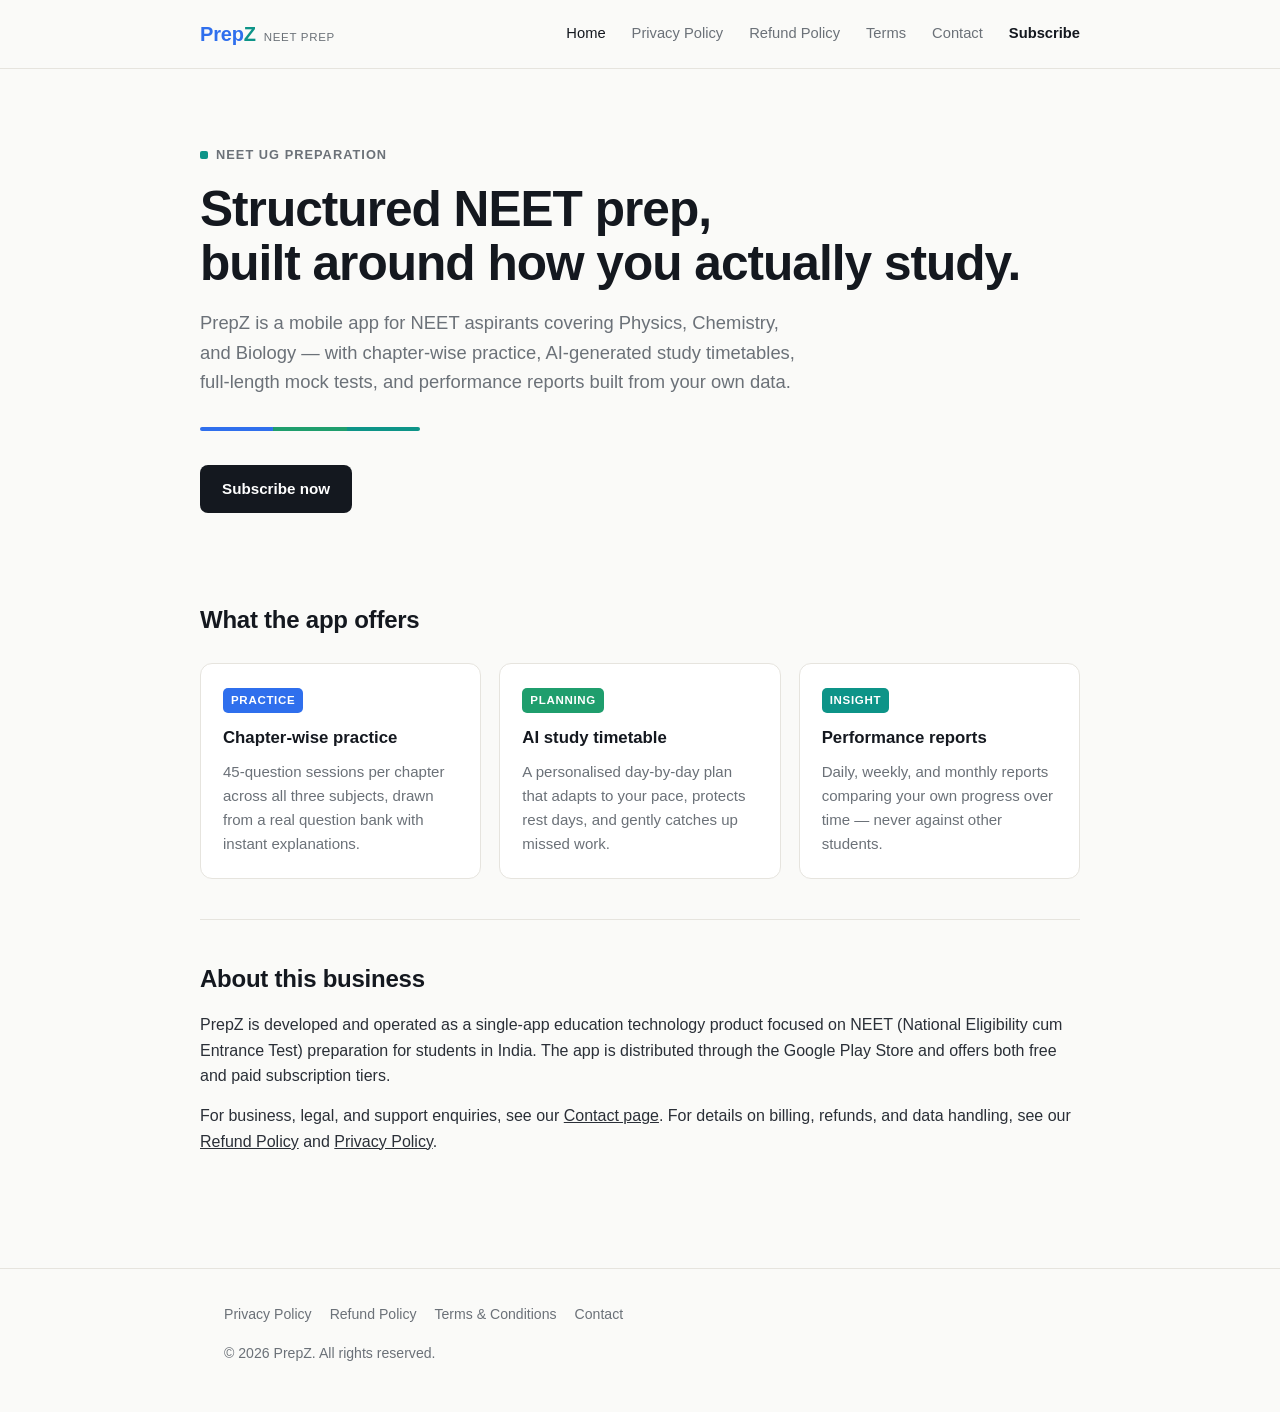
<file: index.html>
<!DOCTYPE html>
<html lang="en">
<head>
<meta charset="UTF-8">
<meta name="viewport" content="width=device-width, initial-scale=1.0">
<title>PrepZ — NEET Preparation App</title>
<meta name="description" content="PrepZ is a NEET exam preparation app offering chapter-wise practice, AI-generated timetables, mock tests, and personalised performance reports.">
<link rel="stylesheet" href="style.css">
</head>
<body>

<header class="site">
  <div class="wrap nav">
    <a href="index.html" class="logo">
      <span><span class="dot-p">Prep</span><span class="dot-b">Z</span></span>
      <small>NEET Prep</small>
    </a>
    <nav class="links">
      <a href="index.html" class="active">Home</a>
      <a href="privacy-policy.html">Privacy Policy</a>
      <a href="refund-policy.html">Refund Policy</a>
      <a href="terms-and-conditions.html">Terms</a>
      <a href="contact.html">Contact</a>
      <a href="subscribe.html" class="active" style="color:var(--ink); font-weight:700;">Subscribe</a>
    </nav>
  </div>
</header>

<main>
  <section class="hero wrap">
    <div class="eyebrow"><span class="chip"></span> NEET UG Preparation</div>
    <h1>Structured NEET prep,<br>built around how you actually study.</h1>
    <p class="lede">PrepZ is a mobile app for NEET aspirants covering Physics, Chemistry, and Biology — with chapter-wise practice, AI-generated study timetables, full-length mock tests, and performance reports built from your own data.</p>
    <div class="subject-rule">
      <span class="p"></span><span class="c"></span><span class="b"></span>
    </div>
    <a href="subscribe.html" class="btn">Subscribe now</a>
  </section>

  <section class="section wrap">
    <h2>What the app offers</h2>
    <div class="grid3">
      <div class="card physics">
        <span class="tag">Practice</span>
        <h3>Chapter-wise practice</h3>
        <p>45-question sessions per chapter across all three subjects, drawn from a real question bank with instant explanations.</p>
      </div>
      <div class="card chem">
        <span class="tag">Planning</span>
        <h3>AI study timetable</h3>
        <p>A personalised day-by-day plan that adapts to your pace, protects rest days, and gently catches up missed work.</p>
      </div>
      <div class="card bio">
        <span class="tag">Insight</span>
        <h3>Performance reports</h3>
        <p>Daily, weekly, and monthly reports comparing your own progress over time — never against other students.</p>
      </div>
    </div>
  </section>

  <section class="section wrap">
    <h2>About this business</h2>
    <p>PrepZ is developed and operated as a single-app education technology product focused on NEET (National Eligibility cum Entrance Test) preparation for students in India. The app is distributed through the Google Play Store and offers both free and paid subscription tiers.</p>
    <p>For business, legal, and support enquiries, see our <a href="contact.html">Contact page</a>. For details on billing, refunds, and data handling, see our <a href="refund-policy.html">Refund Policy</a> and <a href="privacy-policy.html">Privacy Policy</a>.</p>
  </section>
</main>

<footer class="site">
  <div class="wrap">
    <div class="foot-links">
      <a href="privacy-policy.html">Privacy Policy</a>
      <a href="refund-policy.html">Refund Policy</a>
      <a href="terms-and-conditions.html">Terms &amp; Conditions</a>
      <a href="contact.html">Contact</a>
    </div>
    <div>© 2026 PrepZ. All rights reserved.</div>
  </div>
</footer>

</body>
</html>
</file>
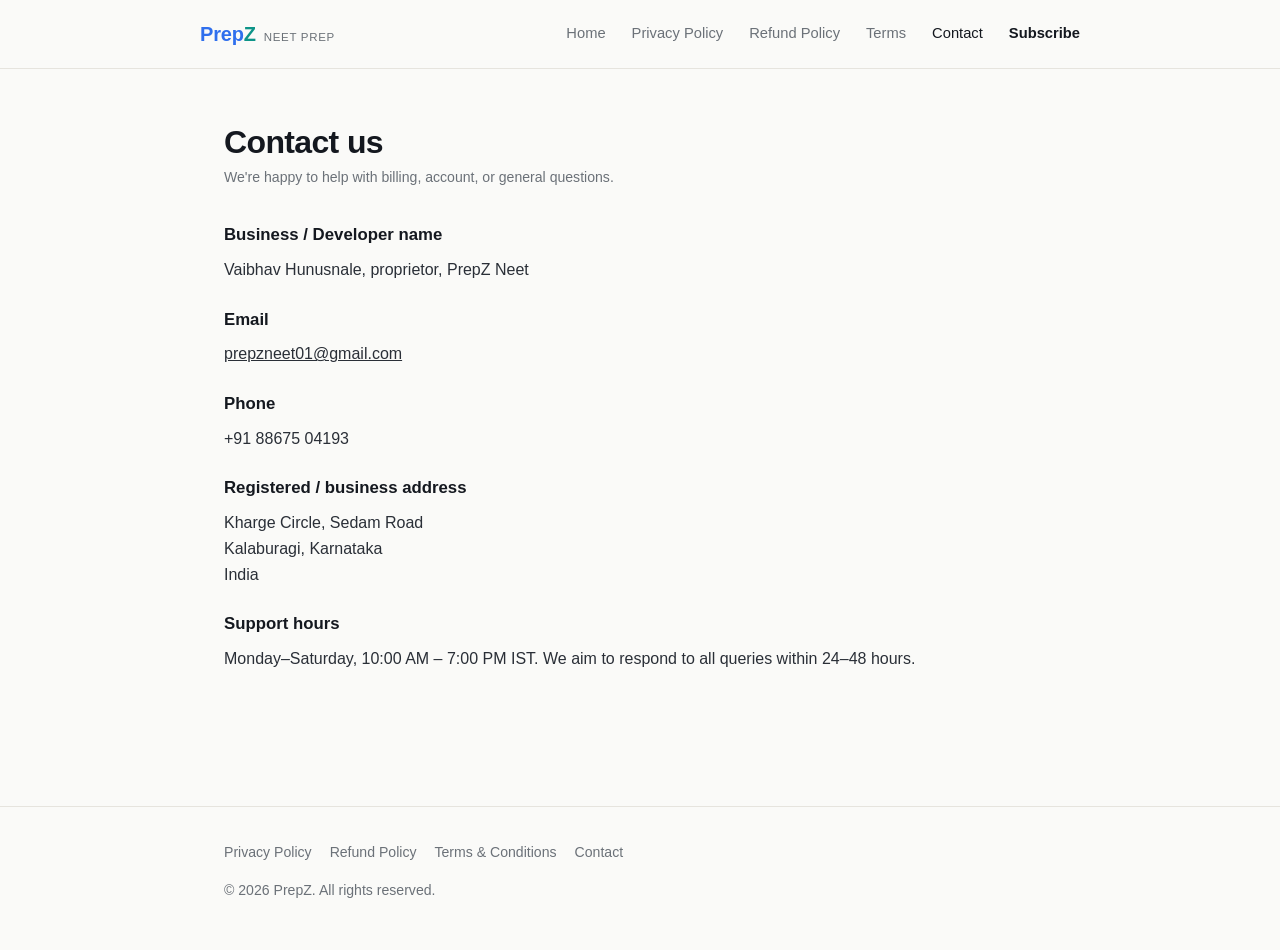
<file: contact.html>
<!DOCTYPE html>
<html lang="en">
<head>
<meta charset="UTF-8">
<meta name="viewport" content="width=device-width, initial-scale=1.0">
<title>Contact — PrepZ</title>
<link rel="stylesheet" href="style.css">
</head>
<body>

<header class="site">
  <div class="wrap nav">
    <a href="index.html" class="logo">
      <span><span class="dot-p">Prep</span><span class="dot-b">Z</span></span>
      <small>NEET Prep</small>
    </a>
    <nav class="links">
      <a href="index.html">Home</a>
      <a href="privacy-policy.html">Privacy Policy</a>
      <a href="refund-policy.html">Refund Policy</a>
      <a href="terms-and-conditions.html">Terms</a>
      <a href="contact.html" class="active">Contact</a>
      <a href="subscribe.html" style="color:var(--ink); font-weight:700;">Subscribe</a>
    </nav>
  </div>
</header>

<main class="wrap legal" style="padding-top:56px; padding-bottom:60px;">
  <h1>Contact us</h1>
  <p class="updated">We're happy to help with billing, account, or general questions.</p>

  <h3>Business / Developer name</h3>
  <p>Vaibhav Hunusnale, proprietor, PrepZ Neet</p>

  <h3>Email</h3>
  <p><a href="mailto:prepzneet01@gmail.com">prepzneet01@gmail.com</a></p>

  <h3>Phone</h3>
  <p>+91 88675 04193</p>

  <h3>Registered / business address</h3>
  <p>Kharge Circle, Sedam Road<br>Kalaburagi, Karnataka<br>India</p>

  <h3>Support hours</h3>
  <p>Monday–Saturday, 10:00 AM – 7:00 PM IST. We aim to respond to all queries within 24–48 hours.</p>
</main>

<footer class="site">
  <div class="wrap">
    <div class="foot-links">
      <a href="privacy-policy.html">Privacy Policy</a>
      <a href="refund-policy.html">Refund Policy</a>
      <a href="terms-and-conditions.html">Terms &amp; Conditions</a>
      <a href="contact.html">Contact</a>
    </div>
    <div>© 2026 PrepZ. All rights reserved.</div>
  </div>
</footer>

</body>
</html>
</file>
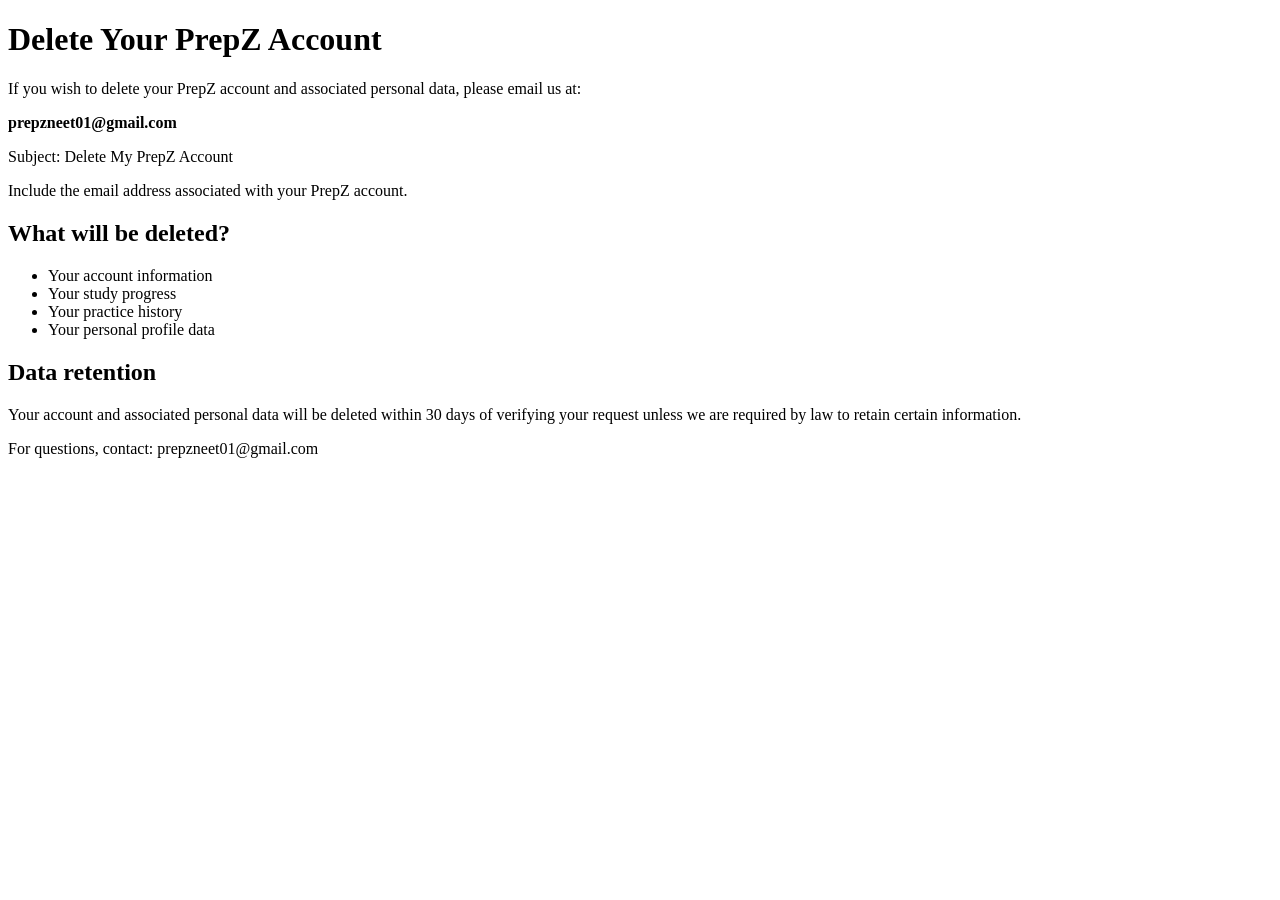
<file: delete-account.html>
<!DOCTYPE html>
<html lang="en">
<head>
  <meta charset="UTF-8">
  <meta name="viewport" content="width=device-width, initial-scale=1.0">
  <title>Delete Your PrepZ Account</title>
</head>
<body>
  <h1>Delete Your PrepZ Account</h1>

  <p>If you wish to delete your PrepZ account and associated personal data, please email us at:</p>

  <p><strong>prepzneet01@gmail.com</strong></p>

  <p>Subject: Delete My PrepZ Account</p>

  <p>Include the email address associated with your PrepZ account.</p>

  <h2>What will be deleted?</h2>
  <ul>
    <li>Your account information</li>
    <li>Your study progress</li>
    <li>Your practice history</li>
    <li>Your personal profile data</li>
  </ul>

  <h2>Data retention</h2>
  <p>Your account and associated personal data will be deleted within 30 days of verifying your request unless we are required by law to retain certain information.</p>

  <p>For questions, contact: prepzneet01@gmail.com</p>
</body>
</html>
</file>
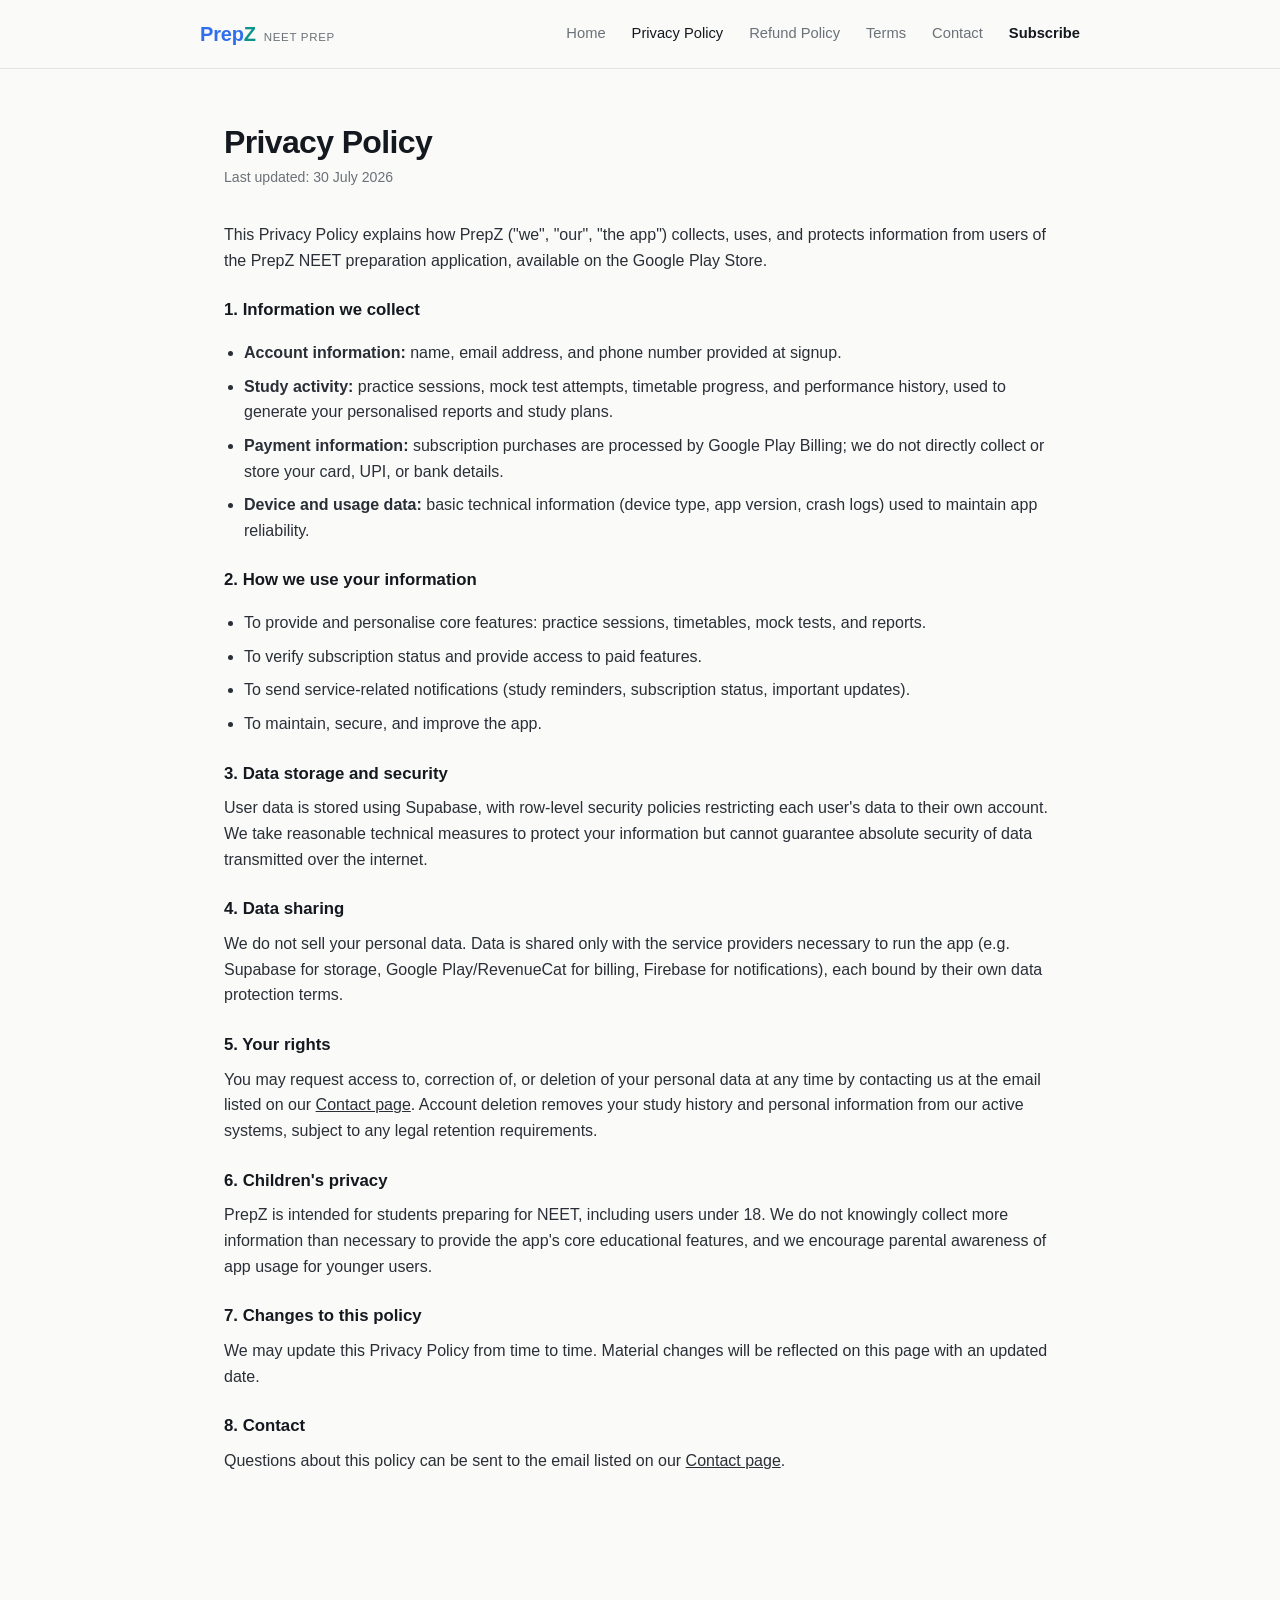
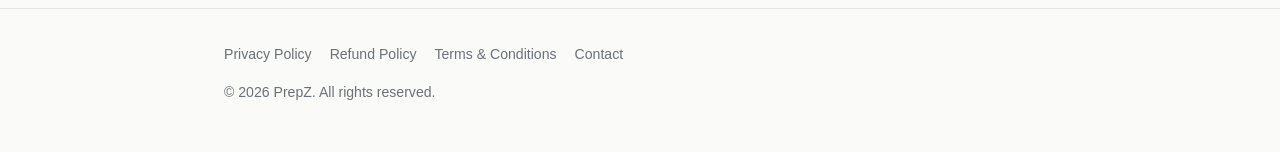
<file: privacy-policy.html>
<!DOCTYPE html>
<html lang="en">
<head>
<meta charset="UTF-8">
<meta name="viewport" content="width=device-width, initial-scale=1.0">
<title>Privacy Policy — PrepZ</title>
<link rel="stylesheet" href="style.css">
</head>
<body>

<header class="site">
  <div class="wrap nav">
    <a href="index.html" class="logo">
      <span><span class="dot-p">Prep</span><span class="dot-b">Z</span></span>
      <small>NEET Prep</small>
    </a>
    <nav class="links">
      <a href="index.html">Home</a>
      <a href="privacy-policy.html" class="active">Privacy Policy</a>
      <a href="refund-policy.html">Refund Policy</a>
      <a href="terms-and-conditions.html">Terms</a>
      <a href="contact.html">Contact</a>
      <a href="subscribe.html" class="active" style="color:var(--ink); font-weight:700;">Subscribe</a>
    </nav>
  </div>
</header>

<main class="wrap legal" style="padding-top:56px; padding-bottom:60px;">
  <h1>Privacy Policy</h1>
  <p class="updated">Last updated: 30 July 2026</p>

  <p>This Privacy Policy explains how PrepZ ("we", "our", "the app") collects, uses, and protects information from users of the PrepZ NEET preparation application, available on the Google Play Store.</p>

  <h3>1. Information we collect</h3>
  <ul>
    <li><strong>Account information:</strong> name, email address, and phone number provided at signup.</li>
    <li><strong>Study activity:</strong> practice sessions, mock test attempts, timetable progress, and performance history, used to generate your personalised reports and study plans.</li>
    <li><strong>Payment information:</strong> subscription purchases are processed by Google Play Billing; we do not directly collect or store your card, UPI, or bank details.</li>
    <li><strong>Device and usage data:</strong> basic technical information (device type, app version, crash logs) used to maintain app reliability.</li>
  </ul>

  <h3>2. How we use your information</h3>
  <ul>
    <li>To provide and personalise core features: practice sessions, timetables, mock tests, and reports.</li>
    <li>To verify subscription status and provide access to paid features.</li>
    <li>To send service-related notifications (study reminders, subscription status, important updates).</li>
    <li>To maintain, secure, and improve the app.</li>
  </ul>

  <h3>3. Data storage and security</h3>
  <p>User data is stored using Supabase, with row-level security policies restricting each user's data to their own account. We take reasonable technical measures to protect your information but cannot guarantee absolute security of data transmitted over the internet.</p>

  <h3>4. Data sharing</h3>
  <p>We do not sell your personal data. Data is shared only with the service providers necessary to run the app (e.g. Supabase for storage, Google Play/RevenueCat for billing, Firebase for notifications), each bound by their own data protection terms.</p>

  <h3>5. Your rights</h3>
  <p>You may request access to, correction of, or deletion of your personal data at any time by contacting us at the email listed on our <a href="contact.html">Contact page</a>. Account deletion removes your study history and personal information from our active systems, subject to any legal retention requirements.</p>

  <h3>6. Children's privacy</h3>
  <p>PrepZ is intended for students preparing for NEET, including users under 18. We do not knowingly collect more information than necessary to provide the app's core educational features, and we encourage parental awareness of app usage for younger users.</p>

  <h3>7. Changes to this policy</h3>
  <p>We may update this Privacy Policy from time to time. Material changes will be reflected on this page with an updated date.</p>

  <h3>8. Contact</h3>
  <p>Questions about this policy can be sent to the email listed on our <a href="contact.html">Contact page</a>.</p>
</main>

<footer class="site">
  <div class="wrap">
    <div class="foot-links">
      <a href="privacy-policy.html">Privacy Policy</a>
      <a href="refund-policy.html">Refund Policy</a>
      <a href="terms-and-conditions.html">Terms &amp; Conditions</a>
      <a href="contact.html">Contact</a>
    </div>
    <div>© 2026 PrepZ. All rights reserved.</div>
  </div>
</footer>

</body>
</html>
</file>
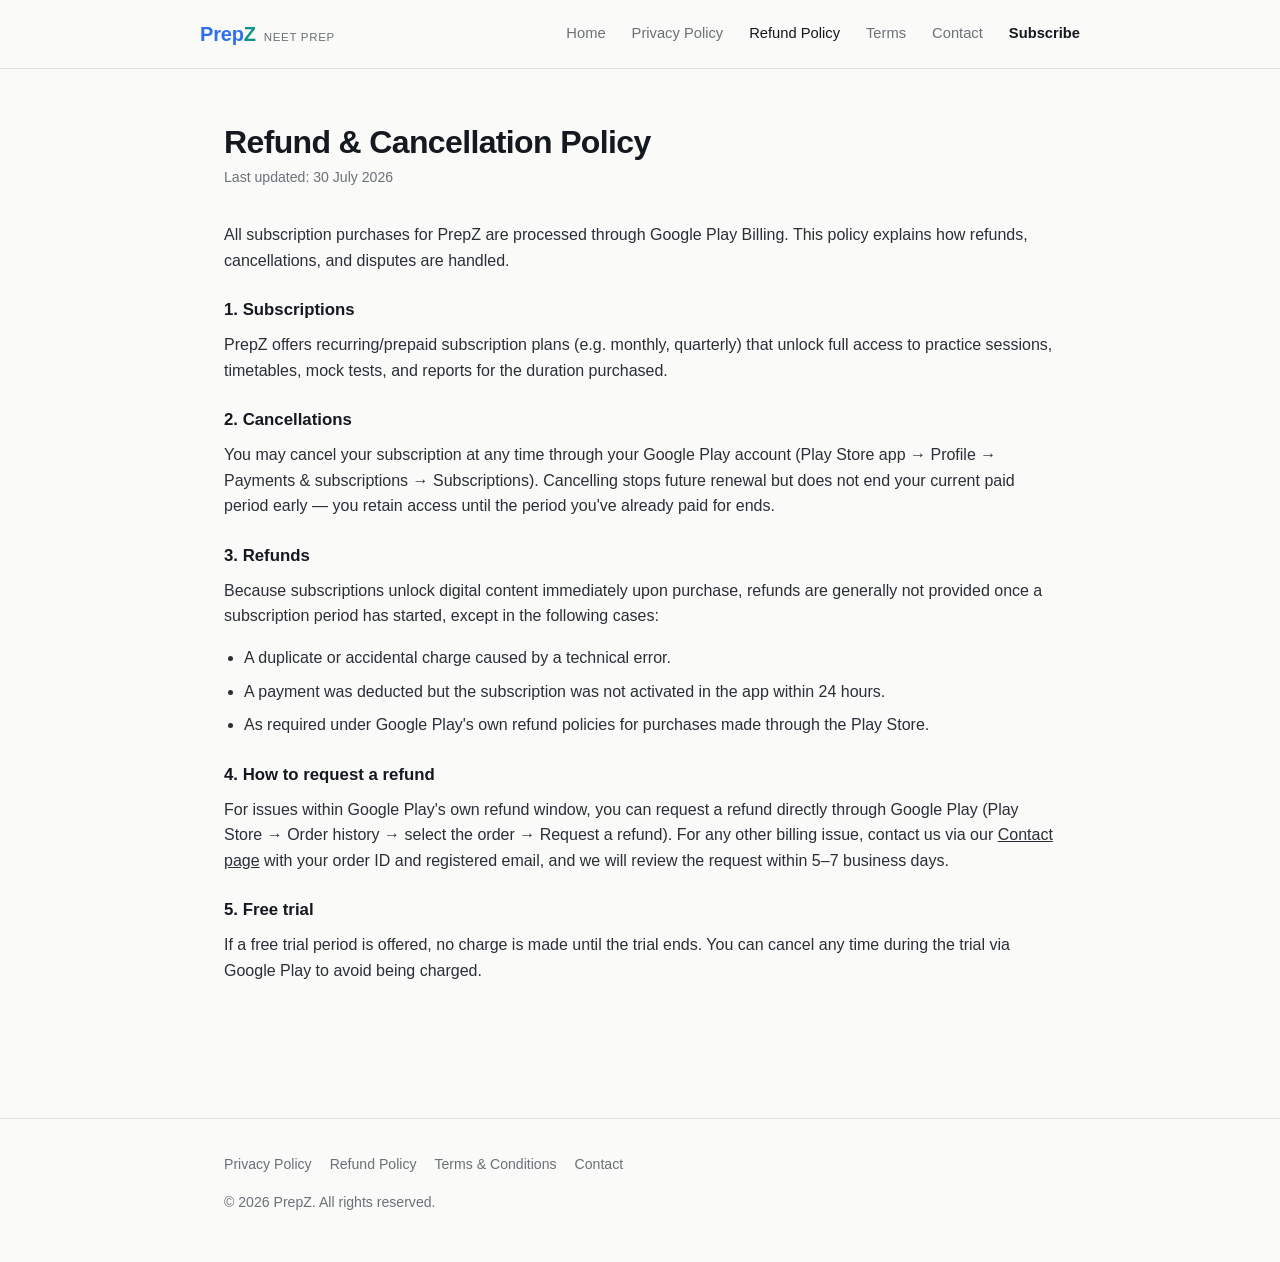
<file: refund-policy.html>
<!DOCTYPE html>
<html lang="en">
<head>
<meta charset="UTF-8">
<meta name="viewport" content="width=device-width, initial-scale=1.0">
<title>Refund Policy — PrepZ</title>
<link rel="stylesheet" href="style.css">
</head>
<body>

<header class="site">
  <div class="wrap nav">
    <a href="index.html" class="logo">
      <span><span class="dot-p">Prep</span><span class="dot-b">Z</span></span>
      <small>NEET Prep</small>
    </a>
    <nav class="links">
      <a href="index.html">Home</a>
      <a href="privacy-policy.html">Privacy Policy</a>
      <a href="refund-policy.html" class="active">Refund Policy</a>
      <a href="terms-and-conditions.html">Terms</a>
      <a href="contact.html">Contact</a>
      <a href="subscribe.html" class="active" style="color:var(--ink); font-weight:700;">Subscribe</a>
    </nav>
  </div>
</header>

<main class="wrap legal" style="padding-top:56px; padding-bottom:60px;">
  <h1>Refund &amp; Cancellation Policy</h1>
  <p class="updated">Last updated: 30 July 2026</p>

  <p>All subscription purchases for PrepZ are processed through Google Play Billing. This policy explains how refunds, cancellations, and disputes are handled.</p>

  <h3>1. Subscriptions</h3>
  <p>PrepZ offers recurring/prepaid subscription plans (e.g. monthly, quarterly) that unlock full access to practice sessions, timetables, mock tests, and reports for the duration purchased.</p>

  <h3>2. Cancellations</h3>
  <p>You may cancel your subscription at any time through your Google Play account (Play Store app → Profile → Payments &amp; subscriptions → Subscriptions). Cancelling stops future renewal but does not end your current paid period early — you retain access until the period you've already paid for ends.</p>

  <h3>3. Refunds</h3>
  <p>Because subscriptions unlock digital content immediately upon purchase, refunds are generally not provided once a subscription period has started, except in the following cases:</p>
  <ul>
    <li>A duplicate or accidental charge caused by a technical error.</li>
    <li>A payment was deducted but the subscription was not activated in the app within 24 hours.</li>
    <li>As required under Google Play's own refund policies for purchases made through the Play Store.</li>
  </ul>

  <h3>4. How to request a refund</h3>
  <p>For issues within Google Play's own refund window, you can request a refund directly through Google Play (Play Store → Order history → select the order → Request a refund). For any other billing issue, contact us via our <a href="contact.html">Contact page</a> with your order ID and registered email, and we will review the request within 5–7 business days.</p>

  <h3>5. Free trial</h3>
  <p>If a free trial period is offered, no charge is made until the trial ends. You can cancel any time during the trial via Google Play to avoid being charged.</p>
</main>

<footer class="site">
  <div class="wrap">
    <div class="foot-links">
      <a href="privacy-policy.html">Privacy Policy</a>
      <a href="refund-policy.html">Refund Policy</a>
      <a href="terms-and-conditions.html">Terms &amp; Conditions</a>
      <a href="contact.html">Contact</a>
    </div>
    <div>© 2026 PrepZ. All rights reserved.</div>
  </div>
</footer>

</body>
</html>
</file>
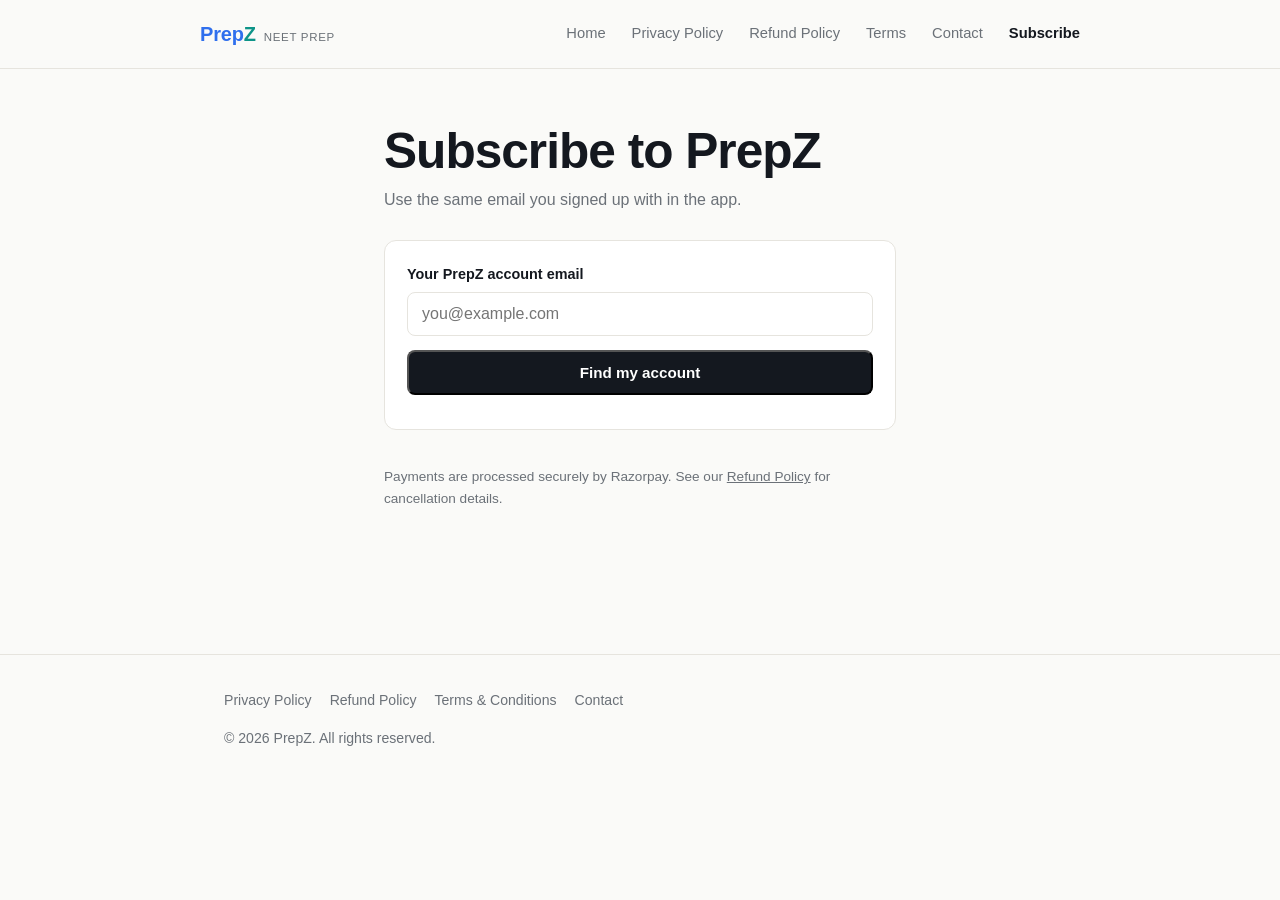
<file: subscribe.html>
<!DOCTYPE html>
<html lang="en">
<head>
<meta charset="UTF-8">
<meta name="viewport" content="width=device-width, initial-scale=1.0">
<title>Subscribe — PrepZ</title>
<link rel="stylesheet" href="style.css">
<script src="https://checkout.razorpay.com/v1/checkout.js"></script>
</head>
<body>

<header class="site">
  <div class="wrap nav">
    <a href="index.html" class="logo">
      <span><span class="dot-p">Prep</span><span class="dot-b">Z</span></span>
      <small>NEET Prep</small>
    </a>
    <nav class="links">
      <a href="index.html">Home</a>
      <a href="privacy-policy.html">Privacy Policy</a>
      <a href="refund-policy.html">Refund Policy</a>
      <a href="terms-and-conditions.html">Terms</a>
      <a href="contact.html">Contact</a>
      <a href="subscribe.html" style="color:var(--ink); font-weight:700;">Subscribe</a>
    </nav>
  </div>
</header>

<main class="wrap" style="padding-top:56px; padding-bottom:70px; max-width:560px;">
  <h1 style="margin-bottom:8px;">Subscribe to PrepZ</h1>
  <p style="color:var(--muted); margin-bottom:28px;">Use the same email you signed up with in the app.</p>

  <!-- STEP 1: Find account -->
  <div id="step-email" class="card">
    <label style="display:block; font-weight:600; font-size:0.9rem; margin-bottom:6px;">Your PrepZ account email</label>
    <input id="email" type="email" placeholder="you@example.com"
      style="width:100%; padding:12px 14px; border:1px solid var(--line); border-radius:8px; font-size:1rem; margin-bottom:14px;">
    <button id="find-btn" class="btn" style="width:100%; justify-content:center;">Find my account</button>
    <p id="find-status" style="margin-top:12px; font-size:0.9rem; color:#c0392b;"></p>
  </div>

  <!-- STEP 2: Confirm identity + choose plan (hidden until account found) -->
  <div id="step-plan" class="card" style="display:none; margin-top:20px;">
    <p id="welcome-msg" style="font-weight:600; margin-bottom:4px;"></p>
    <p id="current-sub-msg" style="color:var(--muted); font-size:0.88rem; margin-bottom:18px;"></p>

    <label style="display:block; font-weight:600; font-size:0.9rem; margin-bottom:10px;">Choose a plan</label>
    <div id="plans" style="display:flex; flex-direction:column; gap:10px; margin-bottom:20px;">
      <!-- Real plan IDs from Supabase `plans` table -->
   
      <label class="plan-option">
        <input type="radio" name="plan" value="19111bec-3ebf-4383-afa6-a917ca1e45b1" data-name="6 Months">
        <span>6 Months — ₹2000</span>
      </label>
     
      <label class="plan-option">
        <input type="radio" name="plan" value="15fba4e8-0b45-45e2-9a76-c73fdd0dd581" data-name="12 Months">
        <span>12 Months — ₹3000</span>
      </label>
    </div>

    <button id="pay-btn" class="btn" style="width:100%; justify-content:center; padding:14px;">
      Continue to payment
    </button>
    <button id="change-email-btn" class="btn ghost" style="width:100%; justify-content:center; margin-top:8px;">
      Not you? Use a different email
    </button>
  </div>

  <p id="status-msg" style="margin-top:16px; font-size:0.92rem;"></p>

  <p style="margin-top:36px; color:var(--muted); font-size:0.85rem;">
    Payments are processed securely by Razorpay. See our
    <a href="refund-policy.html">Refund Policy</a> for cancellation details.
  </p>
</main>

<footer class="site">
  <div class="wrap">
    <div class="foot-links">
      <a href="privacy-policy.html">Privacy Policy</a>
      <a href="refund-policy.html">Refund Policy</a>
      <a href="terms-and-conditions.html">Terms &amp; Conditions</a>
      <a href="contact.html">Contact</a>
    </div>
    <div>© 2026 PrepZ. All rights reserved.</div>
  </div>
</footer>

<style>
  .plan-option {
    display: flex; align-items: center; gap: 10px;
    border: 1px solid var(--line); border-radius: 8px;
    padding: 12px 14px; cursor: pointer; font-size: 0.95rem;
  }
  .plan-option:has(input:checked) { border-color: var(--ink); background: #f5f4f0; }
</style>

<script>
  // ---- PrepZ Neet Supabase config ----
  const SUPABASE_FUNCTIONS_URL = "https://tfulgjlyfxjyiyhjovoy.supabase.co/functions/v1";
  const SUPABASE_PUBLISHABLE_KEY = "sb_publishable_6LogOpnEWy5nQUX9J2tsRw_EZhVxV2i";
  // Note: this is the newer "publishable" key format. It must be sent in
  // an "apikey" header, NOT an "Authorization: Bearer" header — that's
  // handled correctly in the fetch calls below already.
  // -------------------------------------------------

  let studentData = null; // holds {user_id, name, email, current_subscription} after lookup

  const findBtn = document.getElementById("find-btn");
  const findStatus = document.getElementById("find-status");
  const stepEmail = document.getElementById("step-email");
  const stepPlan = document.getElementById("step-plan");
  const welcomeMsg = document.getElementById("welcome-msg");
  const currentSubMsg = document.getElementById("current-sub-msg");
  const payBtn = document.getElementById("pay-btn");
  const statusMsg = document.getElementById("status-msg");
  const changeEmailBtn = document.getElementById("change-email-btn");

  findBtn.addEventListener("click", async () => {
    const email = document.getElementById("email").value.trim();
    if (!email) {
      findStatus.textContent = "Please enter your email.";
      return;
    }
    findBtn.disabled = true;
    findStatus.style.color = "var(--muted)";
    findStatus.textContent = "Looking up your account...";

    try {
      const res = await fetch(`${SUPABASE_FUNCTIONS_URL}/lookup-student`, {
        method: "POST",
        headers: {
          "Content-Type": "application/json",
          "apikey": SUPABASE_PUBLISHABLE_KEY,
        },
        body: JSON.stringify({ email }),
      });
      const data = await res.json();

      if (!res.ok || !data.found) {
        findStatus.style.color = "#c0392b";
        findStatus.textContent = data.error || "Account not found.";
        findBtn.disabled = false;
        return;
      }

      studentData = data;
      welcomeMsg.textContent = `Subscribing as: ${data.name} (${data.email})`;

      if (data.current_subscription && data.current_subscription.is_active) {
        const expiry = new Date(data.current_subscription.expires_at).toLocaleDateString("en-IN", { day: "numeric", month: "long", year: "numeric" });
        currentSubMsg.textContent = `You currently have an active ${data.current_subscription.plan_name} plan until ${expiry}. Paying now will extend your access.`;
      } else {
        currentSubMsg.textContent = "";
      }

      stepEmail.style.display = "none";
      stepPlan.style.display = "block";
      findBtn.disabled = false;
    } catch (err) {
      console.error(err);
      findStatus.style.color = "#c0392b";
      findStatus.textContent = "Something went wrong. Please try again.";
      findBtn.disabled = false;
    }
  });

  changeEmailBtn.addEventListener("click", () => {
    studentData = null;
    stepPlan.style.display = "none";
    stepEmail.style.display = "block";
    findStatus.textContent = "";
    statusMsg.textContent = "";
  });

  payBtn.addEventListener("click", async () => {
    const selectedPlan = document.querySelector('input[name="plan"]:checked');
    if (!studentData) {
      statusMsg.textContent = "Please find your account first.";
      return;
    }
    if (!selectedPlan) {
      statusMsg.textContent = "Please choose a plan.";
      return;
    }

    payBtn.disabled = true;
    statusMsg.textContent = "Setting up payment...";

    try {
      const orderRes = await fetch(`${SUPABASE_FUNCTIONS_URL}/create-razorpay-order`, {
        method: "POST",
        headers: {
          "Content-Type": "application/json",
          "apikey": SUPABASE_PUBLISHABLE_KEY,
        },
        body: JSON.stringify({ email: studentData.email, plan_id: selectedPlan.value }),
      });
      const order = await orderRes.json();

      if (!orderRes.ok) {
        statusMsg.textContent = order.error || "Something went wrong. Please try again.";
        payBtn.disabled = false;
        return;
      }

      const options = {
        key: order.razorpay_key_id,
        amount: order.amount,
        currency: order.currency,
        name: "PrepZ",
        description: `${order.plan_name} subscription`,
        order_id: order.order_id,
        prefill: { email: studentData.email, name: studentData.name },
        theme: { color: "#14181f" },
        handler: async function (response) {
          statusMsg.textContent = "Verifying payment...";
          const verifyRes = await fetch(`${SUPABASE_FUNCTIONS_URL}/verify-razorpay-payment`, {
            method: "POST",
            headers: {
              "Content-Type": "application/json",
              "apikey": SUPABASE_PUBLISHABLE_KEY,
            },
            body: JSON.stringify({
              razorpay_order_id: response.razorpay_order_id,
              razorpay_payment_id: response.razorpay_payment_id,
              razorpay_signature: response.razorpay_signature,
              user_id: order.user_id,
              plan_id: selectedPlan.value,
            }),
          });
          const verify = await verifyRes.json();

          if (verifyRes.ok && verify.success) {
            statusMsg.style.color = "#1f9e6d";
            statusMsg.textContent = "Payment successful! Open the PrepZ app to see your plan unlock (may take a few seconds).";
          } else {
            statusMsg.style.color = "#c0392b";
            statusMsg.textContent = verify.error || "We received your payment but couldn't confirm it automatically. Contact support with your payment ID: " + response.razorpay_payment_id;
          }
          payBtn.disabled = false;
        },
        modal: {
          ondismiss: function () {
            statusMsg.textContent = "Payment cancelled.";
            payBtn.disabled = false;
          },
        },
      };

      const rzp = new Razorpay(options);
      rzp.open();
    } catch (err) {
      console.error(err);
      statusMsg.textContent = "Something went wrong. Please try again.";
      payBtn.disabled = false;
    }
  });
</script>

</body>
</html>
</file>
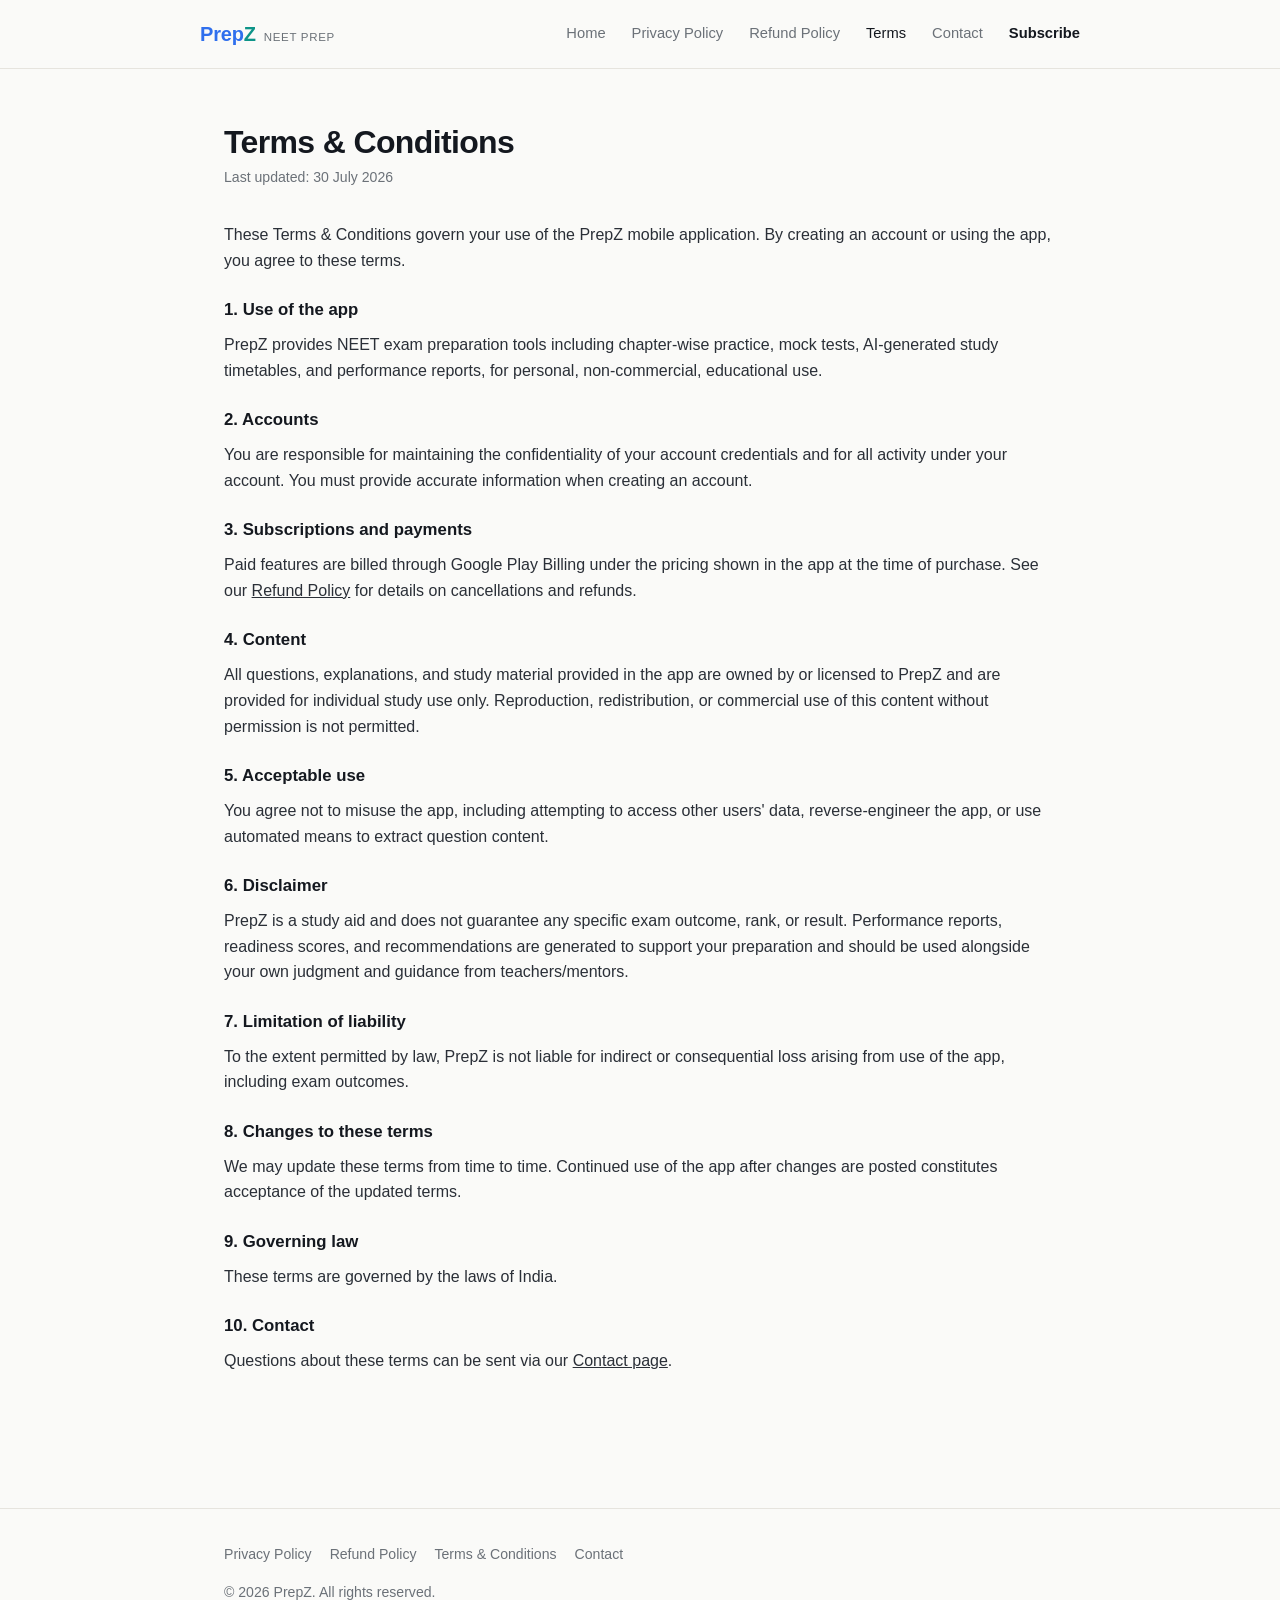
<file: terms-and-conditions.html>
<!DOCTYPE html>
<html lang="en">
<head>
<meta charset="UTF-8">
<meta name="viewport" content="width=device-width, initial-scale=1.0">
<title>Terms &amp; Conditions — PrepZ</title>
<link rel="stylesheet" href="style.css">
</head>
<body>

<header class="site">
  <div class="wrap nav">
    <a href="index.html" class="logo">
      <span><span class="dot-p">Prep</span><span class="dot-b">Z</span></span>
      <small>NEET Prep</small>
    </a>
    <nav class="links">
      <a href="index.html">Home</a>
      <a href="privacy-policy.html">Privacy Policy</a>
      <a href="refund-policy.html">Refund Policy</a>
      <a href="terms-and-conditions.html" class="active">Terms</a>
      <a href="contact.html">Contact</a>
      <a href="subscribe.html" class="active" style="color:var(--ink); font-weight:700;">Subscribe</a>
    </nav>
  </div>
</header>

<main class="wrap legal" style="padding-top:56px; padding-bottom:60px;">
  <h1>Terms &amp; Conditions</h1>
  <p class="updated">Last updated: 30 July 2026</p>

  <p>These Terms &amp; Conditions govern your use of the PrepZ mobile application. By creating an account or using the app, you agree to these terms.</p>

  <h3>1. Use of the app</h3>
  <p>PrepZ provides NEET exam preparation tools including chapter-wise practice, mock tests, AI-generated study timetables, and performance reports, for personal, non-commercial, educational use.</p>

  <h3>2. Accounts</h3>
  <p>You are responsible for maintaining the confidentiality of your account credentials and for all activity under your account. You must provide accurate information when creating an account.</p>

  <h3>3. Subscriptions and payments</h3>
  <p>Paid features are billed through Google Play Billing under the pricing shown in the app at the time of purchase. See our <a href="refund-policy.html">Refund Policy</a> for details on cancellations and refunds.</p>

  <h3>4. Content</h3>
  <p>All questions, explanations, and study material provided in the app are owned by or licensed to PrepZ and are provided for individual study use only. Reproduction, redistribution, or commercial use of this content without permission is not permitted.</p>

  <h3>5. Acceptable use</h3>
  <p>You agree not to misuse the app, including attempting to access other users' data, reverse-engineer the app, or use automated means to extract question content.</p>

  <h3>6. Disclaimer</h3>
  <p>PrepZ is a study aid and does not guarantee any specific exam outcome, rank, or result. Performance reports, readiness scores, and recommendations are generated to support your preparation and should be used alongside your own judgment and guidance from teachers/mentors.</p>

  <h3>7. Limitation of liability</h3>
  <p>To the extent permitted by law, PrepZ is not liable for indirect or consequential loss arising from use of the app, including exam outcomes.</p>

  <h3>8. Changes to these terms</h3>
  <p>We may update these terms from time to time. Continued use of the app after changes are posted constitutes acceptance of the updated terms.</p>

  <h3>9. Governing law</h3>
  <p>These terms are governed by the laws of India.</p>

  <h3>10. Contact</h3>
  <p>Questions about these terms can be sent via our <a href="contact.html">Contact page</a>.</p>
</main>

<footer class="site">
  <div class="wrap">
    <div class="foot-links">
      <a href="privacy-policy.html">Privacy Policy</a>
      <a href="refund-policy.html">Refund Policy</a>
      <a href="terms-and-conditions.html">Terms &amp; Conditions</a>
      <a href="contact.html">Contact</a>
    </div>
    <div>© 2026 PrepZ. All rights reserved.</div>
  </div>
</footer>

</body>
</html>
</file>
<file: style.css>
/* ---------- PrepZ — shared site styles ---------- */

:root {
  --ink: #14181f;
  --paper: #fafaf8;
  --card: #ffffff;
  --line: #e6e4de;
  --muted: #6b7178;

  --physics: #2f6fed;   /* blue  */
  --chem:    #1f9e6d;   /* green */
  --bio:     #0d9488;   /* teal  */
  --accent:  #14181f;
}

* { box-sizing: border-box; }

html { scroll-behavior: smooth; }

body {
  margin: 0;
  background: var(--paper);
  color: var(--ink);
  font-family: "Inter", -apple-system, BlinkMacSystemFont, "Segoe UI", Roboto, Helvetica, Arial, sans-serif;
  line-height: 1.6;
  -webkit-font-smoothing: antialiased;
}

a { color: inherit; }

.wrap {
  max-width: 880px;
  margin: 0 auto;
  padding: 0 24px;
}

/* ---------- header ---------- */

header.site {
  border-bottom: 1px solid var(--line);
  background: var(--paper);
  position: sticky;
  top: 0;
  z-index: 10;
}

.nav {
  display: flex;
  align-items: center;
  justify-content: space-between;
  padding: 18px 0;
}

.logo {
  display: flex;
  align-items: baseline;
  gap: 8px;
  font-weight: 800;
  font-size: 1.25rem;
  text-decoration: none;
  letter-spacing: -0.01em;
}

.logo .dot-p { color: var(--physics); }
.logo .dot-c { color: var(--chem); }
.logo .dot-b { color: var(--bio); }

.logo small {
  font-weight: 500;
  font-size: 0.72rem;
  color: var(--muted);
  letter-spacing: 0.06em;
  text-transform: uppercase;
}

nav.links {
  display: flex;
  gap: 26px;
  font-size: 0.92rem;
  font-weight: 500;
}

nav.links a {
  text-decoration: none;
  color: var(--muted);
  transition: color 0.15s ease;
}

nav.links a:hover,
nav.links a.active {
  color: var(--ink);
}

@media (max-width: 640px) {
  nav.links { display: none; }
}

/* ---------- hero ---------- */

.hero {
  padding: 72px 0 48px;
}

.hero .eyebrow {
  display: inline-flex;
  align-items: center;
  gap: 8px;
  font-size: 0.8rem;
  font-weight: 600;
  color: var(--muted);
  text-transform: uppercase;
  letter-spacing: 0.08em;
  margin-bottom: 18px;
}

.hero .eyebrow .chip {
  display: inline-block;
  width: 8px; height: 8px;
  border-radius: 2px;
  background: var(--bio);
}

h1 {
  font-size: clamp(2rem, 4.5vw, 3.1rem);
  line-height: 1.08;
  letter-spacing: -0.02em;
  margin: 0 0 18px;
  font-weight: 800;
}

.hero p.lede {
  font-size: 1.15rem;
  color: var(--muted);
  max-width: 60ch;
  margin: 0 0 30px;
}

.subject-rule {
  display: flex;
  height: 4px;
  width: 220px;
  border-radius: 2px;
  overflow: hidden;
  margin-bottom: 34px;
}
.subject-rule span { flex: 1; }
.subject-rule .p { background: var(--physics); }
.subject-rule .c { background: var(--chem); }
.subject-rule .b { background: var(--bio); }

/* ---------- cards / sections ---------- */

.section { padding: 40px 0; }
.section + .section { border-top: 1px solid var(--line); }

h2 {
  font-size: 1.5rem;
  letter-spacing: -0.01em;
  margin: 0 0 14px;
}

h3 {
  font-size: 1.05rem;
  margin: 24px 0 8px;
}

p { margin: 0 0 14px; color: #2a2f37; }

.grid3 {
  display: grid;
  grid-template-columns: repeat(3, 1fr);
  gap: 18px;
  margin-top: 24px;
}

@media (max-width: 640px) {
  .grid3 { grid-template-columns: 1fr; }
}

.card {
  background: var(--card);
  border: 1px solid var(--line);
  border-radius: 12px;
  padding: 22px;
}

.card .tag {
  display: inline-block;
  font-size: 0.72rem;
  font-weight: 700;
  text-transform: uppercase;
  letter-spacing: 0.06em;
  padding: 3px 8px;
  border-radius: 5px;
  margin-bottom: 12px;
  color: #fff;
}
.card.physics .tag { background: var(--physics); }
.card.chem .tag { background: var(--chem); }
.card.bio .tag { background: var(--bio); }

.card h3 { margin-top: 0; }
.card p { color: var(--muted); font-size: 0.94rem; margin-bottom: 0; }

/* ---------- buttons ---------- */

.btn {
  display: inline-flex;
  align-items: center;
  gap: 8px;
  background: var(--ink);
  color: #fff;
  text-decoration: none;
  padding: 12px 22px;
  border-radius: 8px;
  font-weight: 600;
  font-size: 0.95rem;
  transition: opacity 0.15s ease;
}
.btn:hover { opacity: 0.85; }

.btn.ghost {
  background: transparent;
  color: var(--ink);
  border: 1px solid var(--line);
}

/* ---------- legal pages ---------- */

.legal h1 { font-size: 2rem; margin-bottom: 6px; }
.legal .updated { color: var(--muted); font-size: 0.88rem; margin-bottom: 34px; }
.legal ul { padding-left: 20px; color: #2a2f37; }
.legal li { margin-bottom: 8px; }

/* ---------- footer ---------- */

footer.site {
  border-top: 1px solid var(--line);
  margin-top: 60px;
  padding: 34px 0 48px;
  color: var(--muted);
  font-size: 0.88rem;
}

footer.site .foot-links {
  display: flex;
  flex-wrap: wrap;
  gap: 18px;
  margin-bottom: 16px;
}

footer.site a { text-decoration: none; color: var(--muted); }
footer.site a:hover { color: var(--ink); }
</file>
